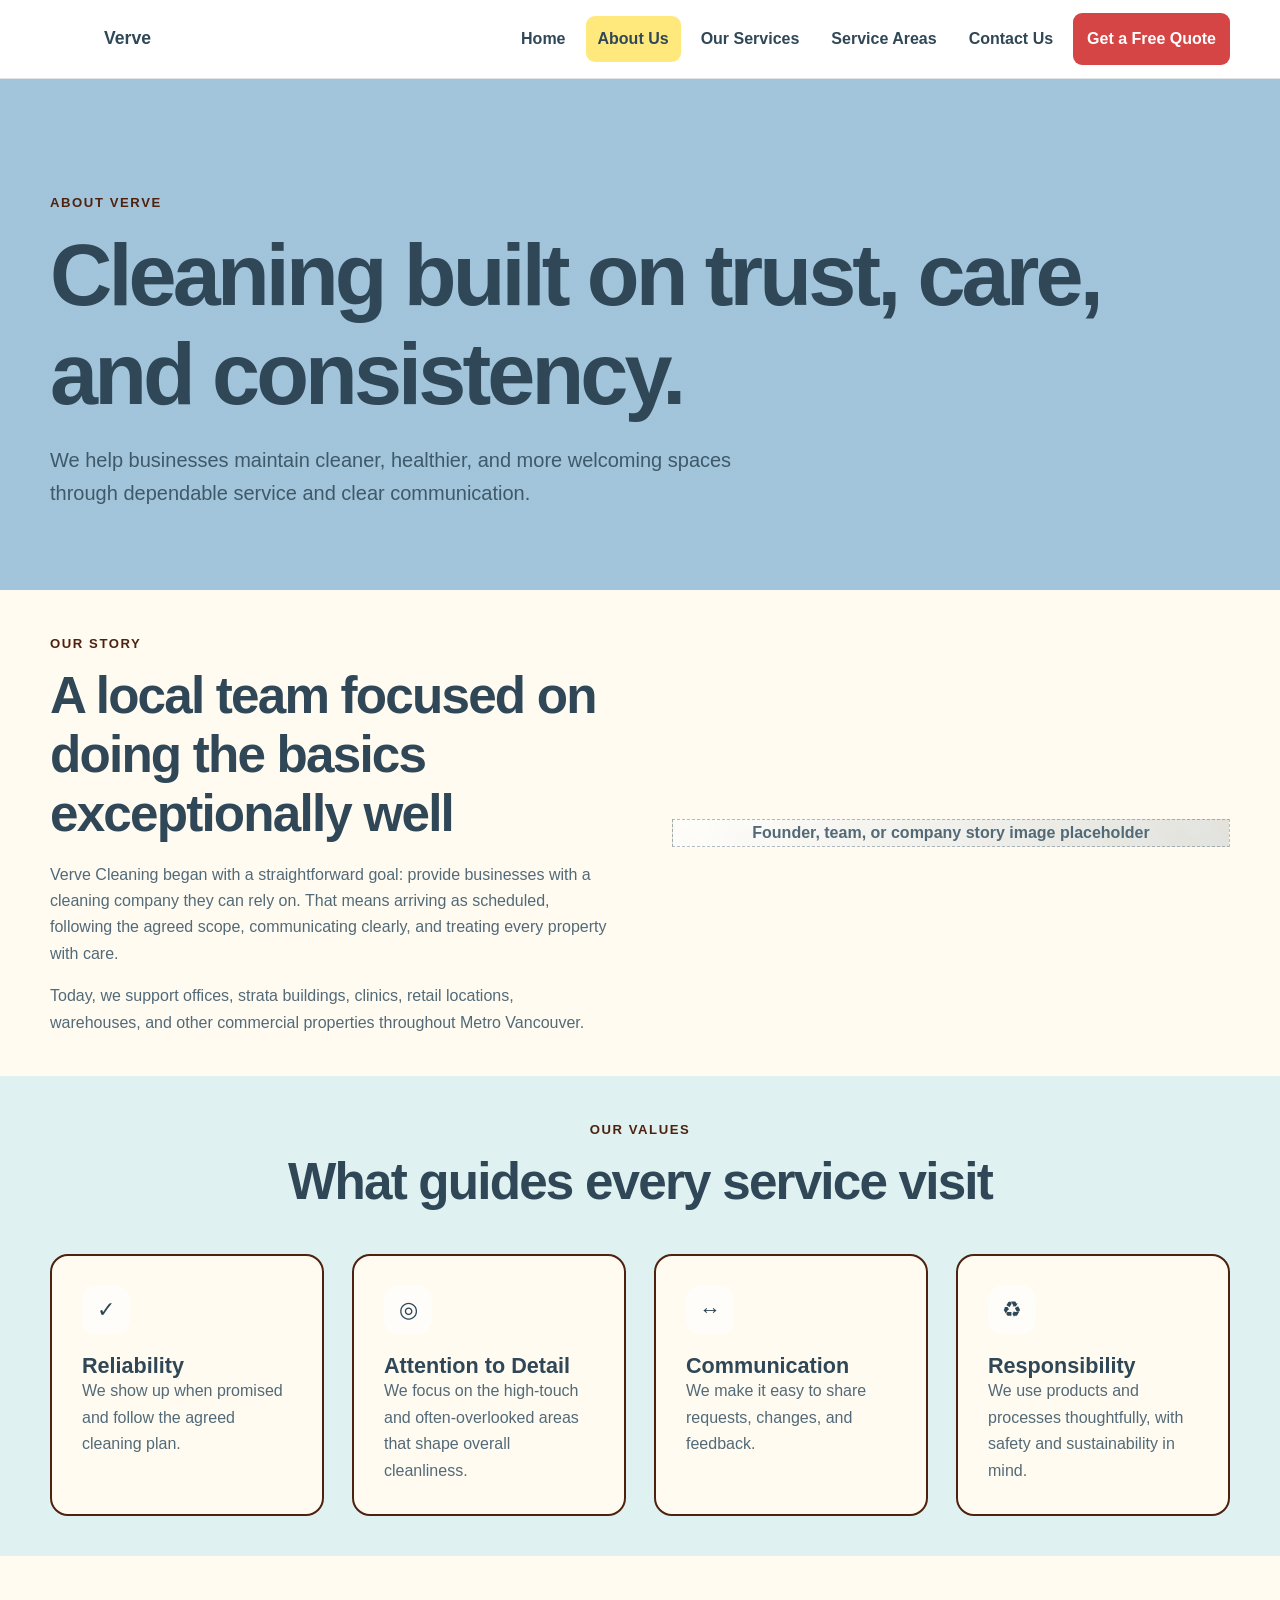
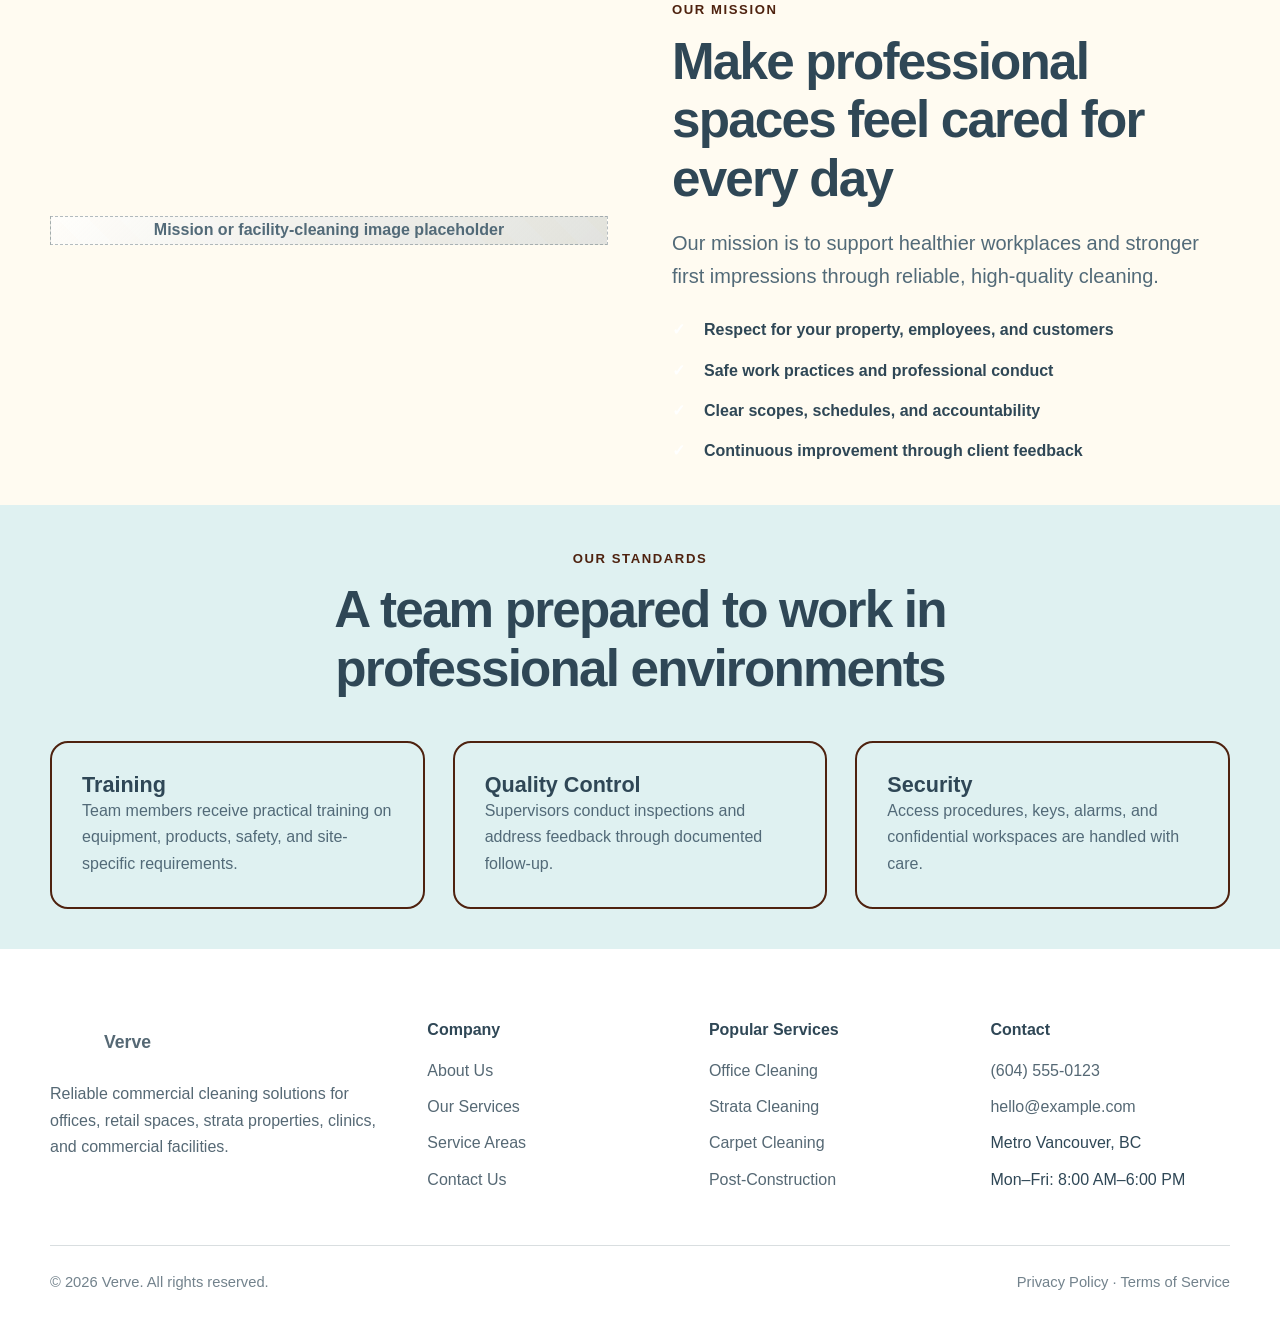
<file: about.html>
<!DOCTYPE html>
<html lang="en">
<head>
  <meta charset="UTF-8">
  <meta name="viewport" content="width=device-width, initial-scale=1.0">
  <meta name="description" content="Learn about Verve Cleaning, our values, team, and commitment to reliable commercial cleaning.">
  <title>About Us | Verve Cleaning</title>
  <link rel="stylesheet" href="css/style.css">
  <link rel="stylesheet" href="css/responsive.css">
  <link rel="stylesheet" href="css/animations.css">
</head>
<body>

<a class="skip-link" href="#main-content">Skip to content</a>
<header class="site-header">
  <div class="container navbar">
    <a class="logo" href="index.html" aria-label="Verve Cleaning home">
      <span class="logo-mark" data-company-short-name>CS</span>
      <span data-company-name>Verve Cleaning</span>
    </a>
    <button class="nav-toggle" type="button" aria-label="Open navigation" aria-expanded="false">
      <span></span><span></span><span></span>
    </button>
    <nav class="nav-links" aria-label="Main navigation">
      <a href="index.html">Home</a>
      <a href="about.html">About Us</a>
      <a href="services.html">Our Services</a>
      <a href="service-areas.html">Service Areas</a>
      <a href="contact.html">Contact Us</a>
      <a class="btn btn-primary" href="contact.html"><span data-quote-label>Get a Free Quote</span></a>
    </nav>
  </div>
</header>


<main id="main-content">
  <section class="page-hero">
    <div class="container reveal">
      <span class="eyebrow">About Verve</span>
      <h1>Cleaning built on trust, care, and consistency.</h1>
      <p class="lead">We help businesses maintain cleaner, healthier, and more welcoming spaces through dependable service and clear communication.</p>
    </div>
  </section>

  <section class="section">
    <div class="container split">
      <div class="reveal">
        <span class="eyebrow">Our Story</span>
        <h2>A local team focused on doing the basics exceptionally well</h2>
        <p style="margin-top:18px;">Verve Cleaning began with a straightforward goal: provide businesses with a cleaning company they can rely on. That means arriving as scheduled, following the agreed scope, communicating clearly, and treating every property with care.</p>
        <p style="margin-top:16px;">Today, we support offices, strata buildings, clinics, retail locations, warehouses, and other commercial properties throughout Metro Vancouver.</p>
      </div>
      <div class="image-placeholder reveal">Founder, team, or company story image placeholder</div>
    </div>
  </section>

  <section class="section bg-light">
    <div class="container">
      <div class="section-header center reveal">
        <span class="eyebrow">Our Values</span>
        <h2>What guides every service visit</h2>
      </div>
      <div class="grid-4">
        <article class="value-card reveal"><span class="card-icon">✓</span><h3 style="margin-top:20px;">Reliability</h3><p>We show up when promised and follow the agreed cleaning plan.</p></article>
        <article class="value-card reveal"><span class="card-icon">◎</span><h3 style="margin-top:20px;">Attention to Detail</h3><p>We focus on the high-touch and often-overlooked areas that shape overall cleanliness.</p></article>
        <article class="value-card reveal"><span class="card-icon">↔</span><h3 style="margin-top:20px;">Communication</h3><p>We make it easy to share requests, changes, and feedback.</p></article>
        <article class="value-card reveal"><span class="card-icon">♻</span><h3 style="margin-top:20px;">Responsibility</h3><p>We use products and processes thoughtfully, with safety and sustainability in mind.</p></article>
      </div>
    </div>
  </section>

  <section class="section">
    <div class="container split">
      <div class="image-placeholder reveal">Mission or facility-cleaning image placeholder</div>
      <div class="reveal">
        <span class="eyebrow">Our Mission</span>
        <h2>Make professional spaces feel cared for every day</h2>
        <p class="lead" style="margin-top:18px;">Our mission is to support healthier workplaces and stronger first impressions through reliable, high-quality cleaning.</p>
        <ul class="check-list">
          <li>Respect for your property, employees, and customers</li>
          <li>Safe work practices and professional conduct</li>
          <li>Clear scopes, schedules, and accountability</li>
          <li>Continuous improvement through client feedback</li>
        </ul>
      </div>
    </div>
  </section>

  <section class="section bg-light">
    <div class="container">
      <div class="section-header center reveal">
        <span class="eyebrow">Our Standards</span>
        <h2>A team prepared to work in professional environments</h2>
      </div>
      <div class="grid-3">
        <div class="process-card reveal"><h3>Training</h3><p>Team members receive practical training on equipment, products, safety, and site-specific requirements.</p></div>
        <div class="process-card reveal"><h3>Quality Control</h3><p>Supervisors conduct inspections and address feedback through documented follow-up.</p></div>
        <div class="process-card reveal"><h3>Security</h3><p>Access procedures, keys, alarms, and confidential workspaces are handled with care.</p></div>
      </div>
    </div>
  </section>

  <!-- <section class="section">
    <div class="container">
      <div class="section-header center reveal"><span class="eyebrow">Meet the Team</span><h2>People behind the service</h2><p>Replace these placeholders with leadership or team photographs and short biographies.</p></div>
      <div class="grid-3">
        <article class="card team-card reveal"><div class="image-placeholder">Team member photo</div><div class="card-body"><h3>Team Member Name</h3><p>Founder / Operations Director</p></div></article>
        <article class="card team-card reveal"><div class="image-placeholder">Team member photo</div><div class="card-body"><h3>Team Member Name</h3><p>Client Services Manager</p></div></article>
        <article class="card team-card reveal"><div class="image-placeholder">Team member photo</div><div class="card-body"><h3>Team Member Name</h3><p>Quality Assurance Supervisor</p></div></article>
      </div>
    </div>
  </section> -->
<!-- 
  <section class="section-sm">
    <div class="container"><div class="cta-banner reveal"><div><h2>Let’s create the right cleaning plan.</h2><p>Tell us about your facility, schedule, and priorities.</p></div><a class="btn btn-accent" href="contact.html"><span data-quote-label>Get a Free Quote</span></a></div></div>
  </section>
</main> -->


<footer class="site-footer">
  <div class="container">
    <div class="footer-grid">
      <div>
        <a class="logo" href="index.html">
          <span class="logo-mark" data-company-short-name>CS</span>
          <span data-company-name>Verve Cleaning</span>
        </a>
        <p style="margin-top:18px;"><span data-company-description>Reliable commercial cleaning solutions for offices, retail spaces, strata properties, and commercial facilities.</span></p>
      </div>
      <div>
        <h3 class="footer-title">Company</h3>
        <ul class="footer-links">
          <li><a href="about.html">About Us</a></li>
          <li><a href="services.html">Our Services</a></li>
          <li><a href="service-areas.html">Service Areas</a></li>
          <li><a href="contact.html">Contact Us</a></li>
        </ul>
      </div>
      <div>
        <h3 class="footer-title">Popular Services</h3>
        <ul class="footer-links">
          <li><a href="services.html">Office Cleaning</a></li>
          <li><a href="services.html">Strata Cleaning</a></li>
          <li><a href="services.html">Carpet Cleaning</a></li>
          <li><a href="services.html">Post-Construction</a></li>
        </ul>
      </div>
      <div>
        <h3 class="footer-title">Contact</h3>
        <ul class="footer-links">
          <li><a href="tel:+16045550123" data-phone-link><span data-phone-display>(604) 555-0123</span></a></li>
          <li><a href="mailto:hello@example.com" data-email-link><span data-email>hello@example.com</span></a></li>
          <li data-address>Metro Vancouver, BC</li>
          <li data-business-hours>Mon–Fri: 8:00 AM–6:00 PM</li>
        </ul>
      </div>
    </div>
    <div class="footer-bottom">
      <span>© <span data-current-year></span> <span data-company-name>Verve Cleaning</span>. <span data-copyright-suffix>All rights reserved.</span></span>
      <span><span data-privacy-label>Privacy Policy</span> · <span data-terms-label>Terms of Service</span></span>
    </div>
  </div>
</footer>
<button class="back-to-top" type="button" aria-label="Back to top">↑</button>
<script src="js/config.js"></script>
<script src="js/main.js"></script>


</body>
</html>
</file>
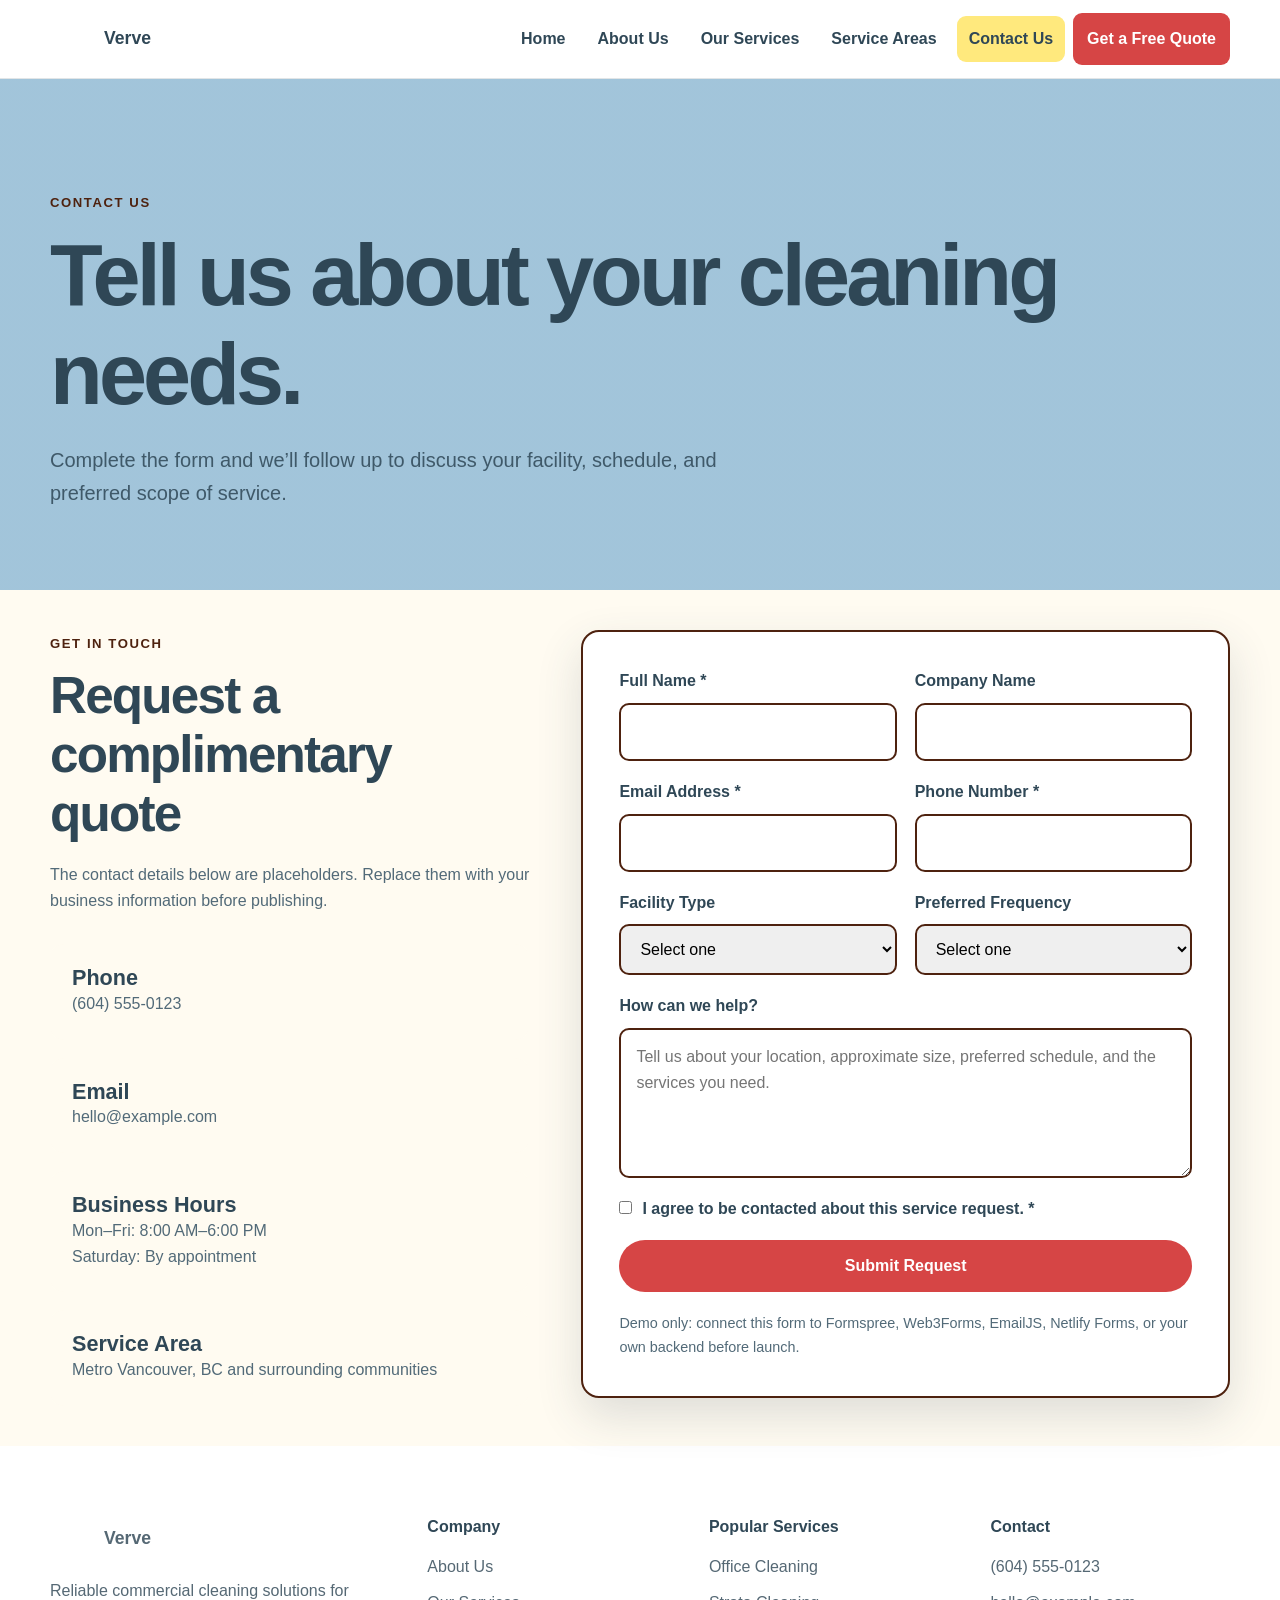
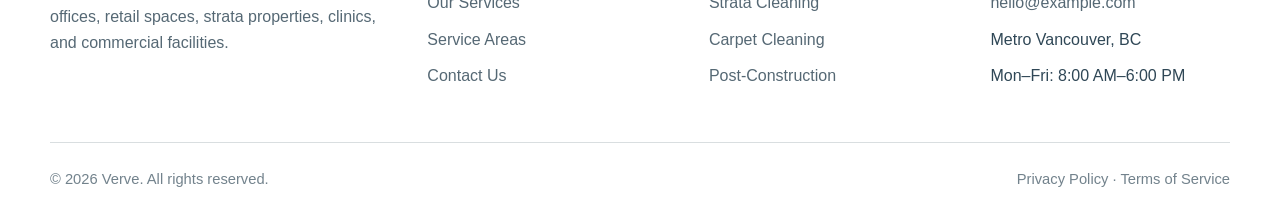
<file: contact.html>
<!DOCTYPE html>
<html lang="en">
<head>
  <meta charset="UTF-8">
  <meta name="viewport" content="width=device-width, initial-scale=1.0">
  <meta name="description" content="Contact Verve Cleaning for a free commercial cleaning quote in Metro Vancouver.">
  <title>Contact Us | Verve Cleaning</title>
  <link rel="stylesheet" href="css/style.css">
  <link rel="stylesheet" href="css/responsive.css">
  <link rel="stylesheet" href="css/animations.css">
</head>
<body>

<a class="skip-link" href="#main-content">Skip to content</a>
<header class="site-header">
  <div class="container navbar">
    <a class="logo" href="index.html" aria-label="Verve Cleaning home">
      <span class="logo-mark" data-company-short-name>CS</span>
      <span data-company-name>Verve Cleaning</span>
    </a>
    <button class="nav-toggle" type="button" aria-label="Open navigation" aria-expanded="false">
      <span></span><span></span><span></span>
    </button>
    <nav class="nav-links" aria-label="Main navigation">
      <a href="index.html">Home</a>
      <a href="about.html">About Us</a>
      <a href="services.html">Our Services</a>
      <a href="service-areas.html">Service Areas</a>
      <a href="contact.html">Contact Us</a>
      <a class="btn btn-primary" href="contact.html"><span data-quote-label>Get a Free Quote</span></a>
    </nav>
  </div>
</header>


<main id="main-content">
  <section class="page-hero">
    <div class="container reveal">
      <span class="eyebrow">Contact Us</span>
      <h1>Tell us about your cleaning needs.</h1>
      <p class="lead">Complete the form and we’ll follow up to discuss your facility, schedule, and preferred scope of service.</p>
    </div>
  </section>

  <section class="section">
    <div class="container contact-layout">
      <div class="reveal">
        <span class="eyebrow">Get in Touch</span>
        <h2>Request a complimentary quote</h2>
        <p style="margin-top:18px;">The contact details below are placeholders. Replace them with your business information before publishing.</p>
        <div class="contact-details">
          <div class="contact-detail"><h3>Phone</h3><p><a href="tel:+16045550123" data-phone-link><span data-phone-display>(604) 555-0123</span></a></p></div>
          <div class="contact-detail"><h3>Email</h3><p><a href="mailto:hello@example.com" data-email-link><span data-email>hello@example.com</span></a></p></div>
          <div class="contact-detail"><h3>Business Hours</h3><p><span data-business-hours>Mon–Fri: 8:00 AM–6:00 PM</span><br><span data-saturday-hours>Saturday: By appointment</span></p></div>
          <div class="contact-detail"><h3>Service Area</h3><p><span data-address>Metro Vancouver, BC</span> and surrounding communities</p></div>
        </div>
      </div>

      <form class="contact-form reveal" id="contact-form" novalidate>
        <div class="form-grid">
          <div class="form-group">
            <label for="name">Full Name *</label>
            <input id="name" name="name" type="text" required>
          </div>
          <div class="form-group">
            <label for="company">Company Name</label>
            <input id="company" name="company" type="text">
          </div>
          <div class="form-group">
            <label for="email">Email Address *</label>
            <input id="email" name="email" type="email" required>
          </div>
          <div class="form-group">
            <label for="phone">Phone Number *</label>
            <input id="phone" name="phone" type="tel" required>
          </div>
          <div class="form-group">
            <label for="facility">Facility Type</label>
            <select id="facility" name="facility">
              <option value="">Select one</option>
              <option>Office</option>
              <option>Strata Building</option>
              <option>Medical or Dental Clinic</option>
              <option>Retail Store</option>
              <option>Warehouse</option>
              <option>Other</option>
            </select>
          </div>
          <div class="form-group">
            <label for="frequency">Preferred Frequency</label>
            <select id="frequency" name="frequency">
              <option value="">Select one</option>
              <option>Daily</option>
              <option>Several times per week</option>
              <option>Weekly</option>
              <option>Biweekly</option>
              <option>One-time service</option>
              <option>Not sure</option>
            </select>
          </div>
          <div class="form-group full">
            <label for="message">How can we help?</label>
            <textarea id="message" name="message" placeholder="Tell us about your location, approximate size, preferred schedule, and the services you need."></textarea>
          </div>
          <div class="form-group full checkbox-row">
            <input id="consent" name="consent" type="checkbox" required>
            <label for="consent">I agree to be contacted about this service request. *</label>
          </div>
          <div class="form-group full">
            <button class="btn btn-primary" type="submit">Submit Request</button>
            <p style="margin-top:12px; font-size:.9rem;">Demo only: connect this form to Formspree, Web3Forms, EmailJS, Netlify Forms, or your own backend before launch.</p>
            <div class="form-message" id="form-message" role="status"></div>
          </div>
        </div>
      </form>
    </div>
  </section>

  <!-- <section class="section bg-light">
    <div class="container">
      <div class="image-placeholder map-placeholder reveal">Google Maps embed or service-region map placeholder</div>
    </div>
  </section> -->
</main>


<footer class="site-footer">
  <div class="container">
    <div class="footer-grid">
      <div>
        <a class="logo" href="index.html">
          <span class="logo-mark" data-company-short-name>CS</span>
          <span data-company-name>Verve Cleaning</span>
        </a>
        <p style="margin-top:18px;"><span data-company-description>Reliable commercial cleaning solutions for offices, retail spaces, strata properties, and commercial facilities.</span></p>
      </div>
      <div>
        <h3 class="footer-title">Company</h3>
        <ul class="footer-links">
          <li><a href="about.html">About Us</a></li>
          <li><a href="services.html">Our Services</a></li>
          <li><a href="service-areas.html">Service Areas</a></li>
          <li><a href="contact.html">Contact Us</a></li>
        </ul>
      </div>
      <div>
        <h3 class="footer-title">Popular Services</h3>
        <ul class="footer-links">
          <li><a href="services.html">Office Cleaning</a></li>
          <li><a href="services.html">Strata Cleaning</a></li>
          <li><a href="services.html">Carpet Cleaning</a></li>
          <li><a href="services.html">Post-Construction</a></li>
        </ul>
      </div>
      <div>
        <h3 class="footer-title">Contact</h3>
        <ul class="footer-links">
          <li><a href="tel:+16045550123" data-phone-link><span data-phone-display>(604) 555-0123</span></a></li>
          <li><a href="mailto:hello@example.com" data-email-link><span data-email>hello@example.com</span></a></li>
          <li data-address>Metro Vancouver, BC</li>
          <li data-business-hours>Mon–Fri: 8:00 AM–6:00 PM</li>
        </ul>
      </div>
    </div>
    <div class="footer-bottom">
      <span>© <span data-current-year></span> <span data-company-name>Verve Cleaning</span>. <span data-copyright-suffix>All rights reserved.</span></span>
      <span><span data-privacy-label>Privacy Policy</span> · <span data-terms-label>Terms of Service</span></span>
    </div>
  </div>
</footer>
<button class="back-to-top" type="button" aria-label="Back to top">↑</button>
<script src="js/config.js"></script>
<script src="js/main.js"></script>

<script src="js/contact-form.js"></script>
</body>
</html>
</file>
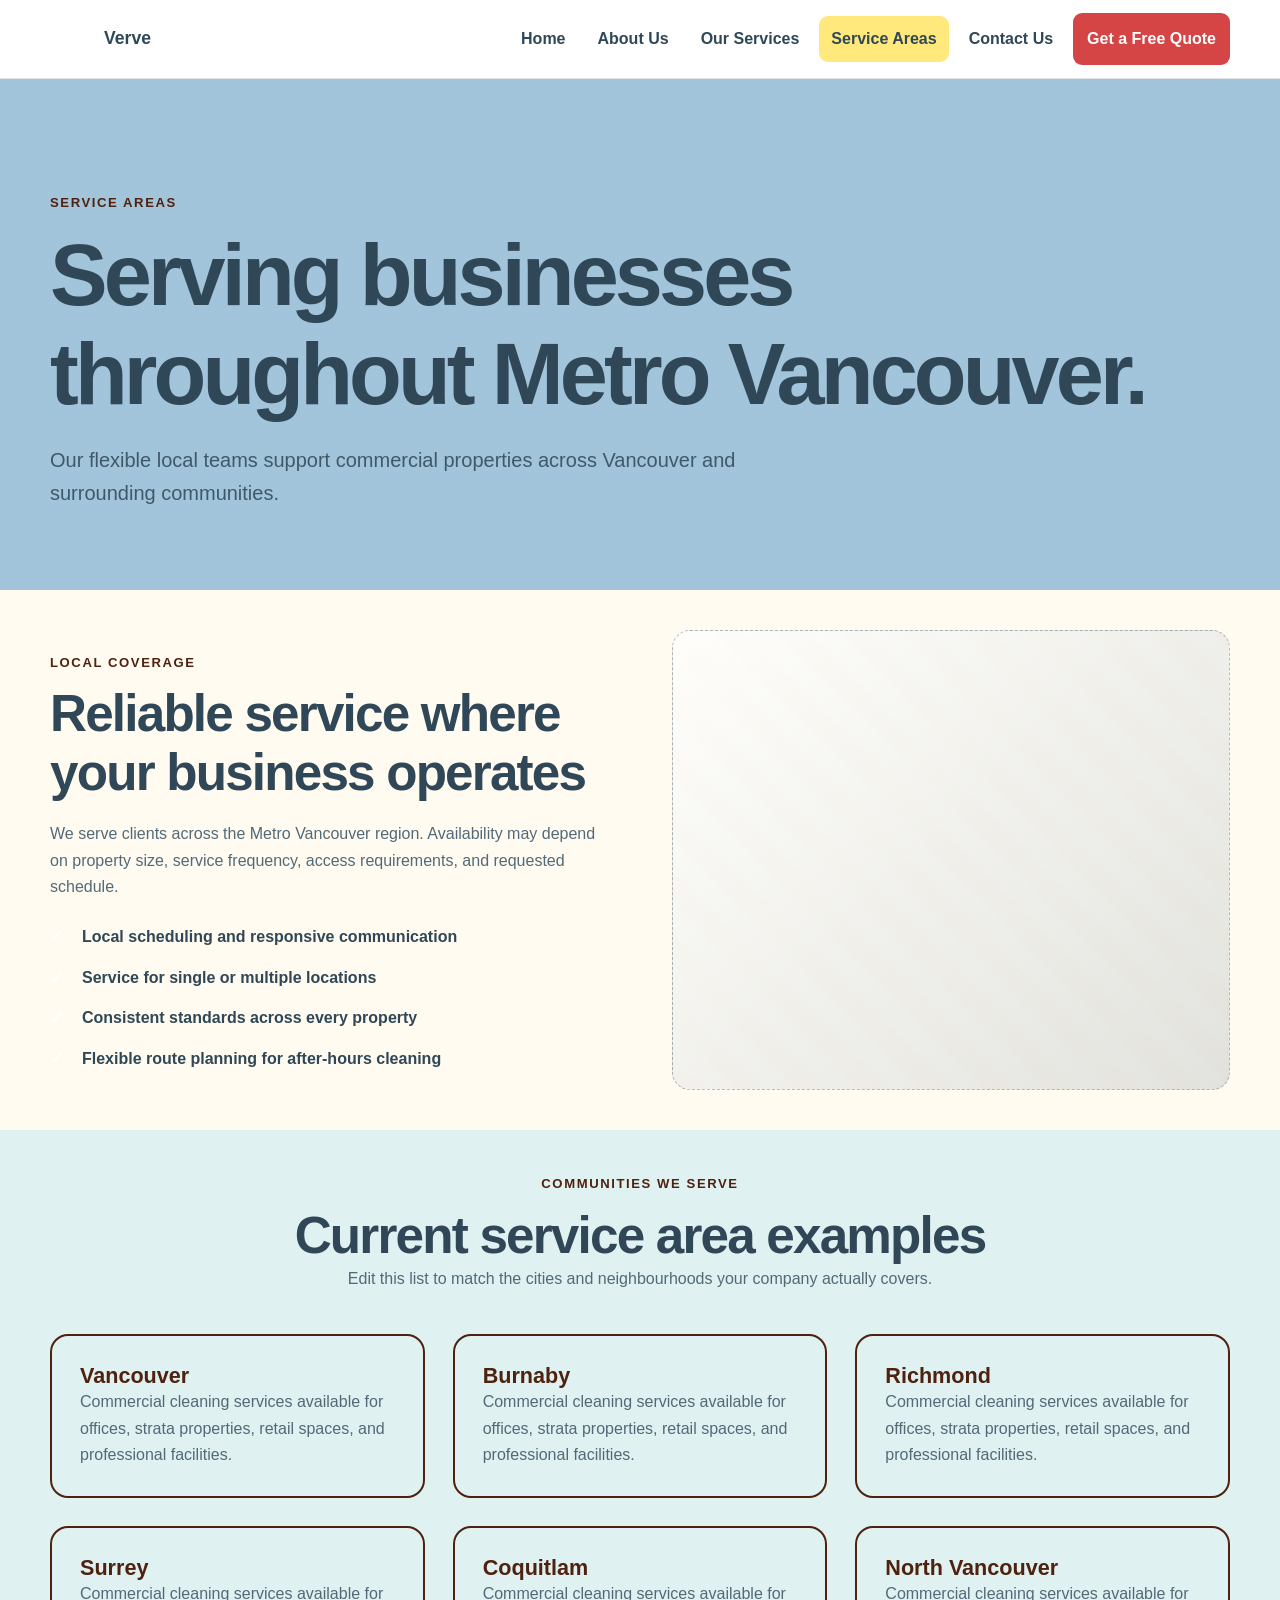
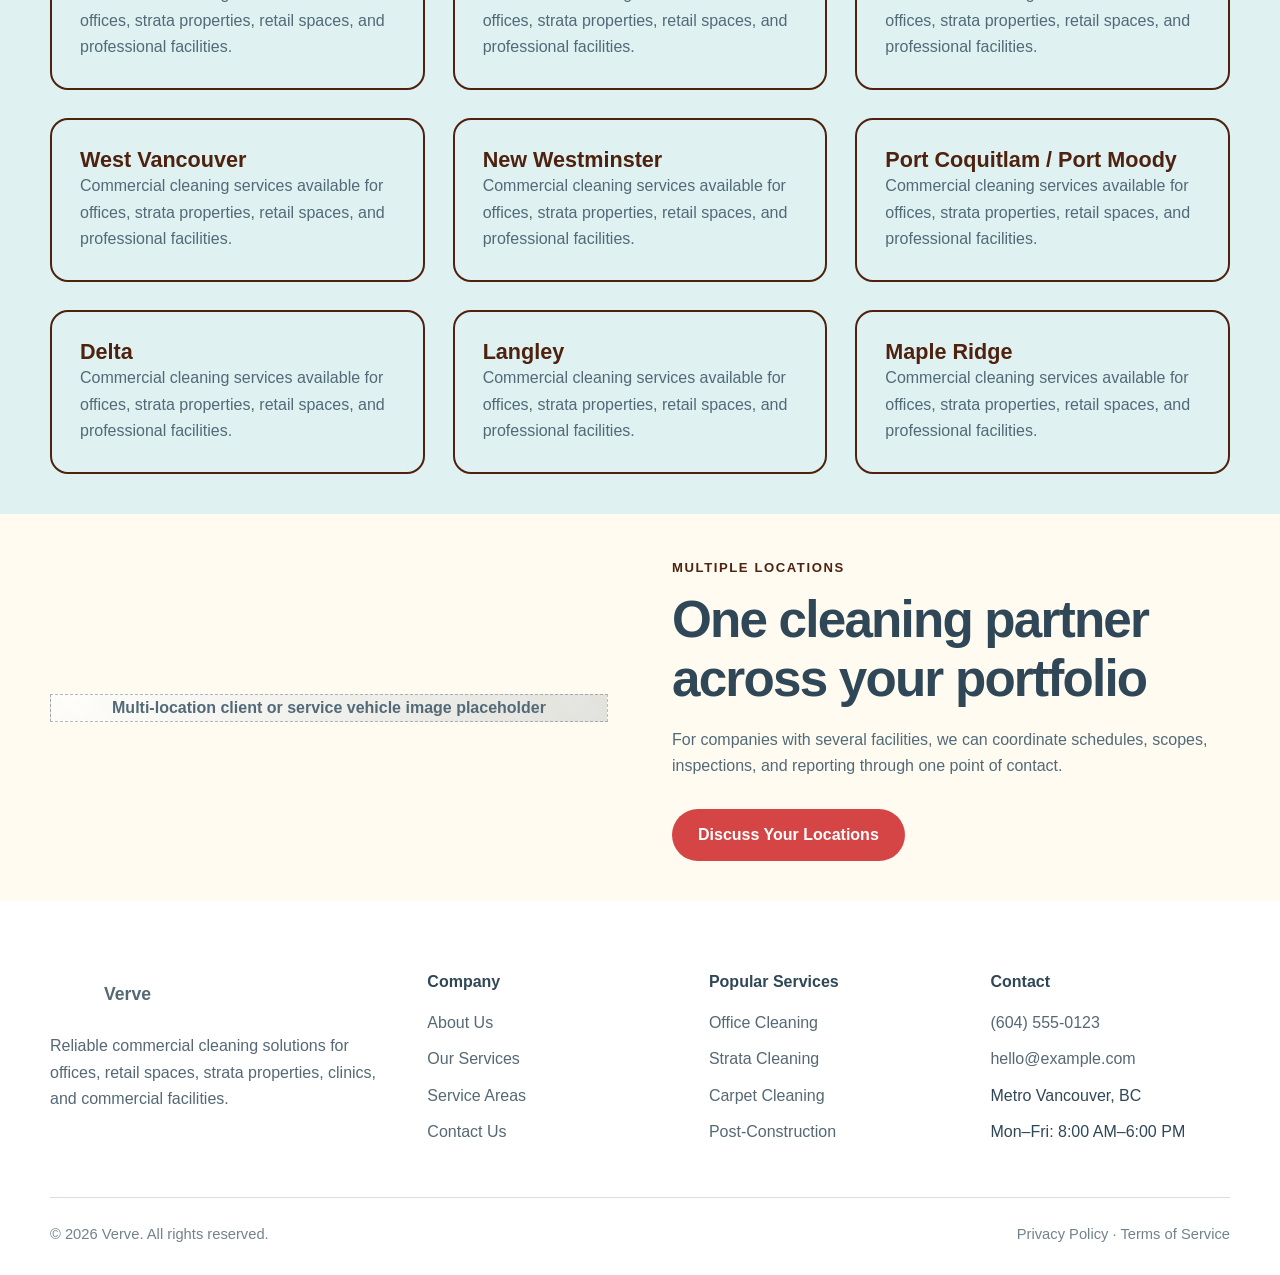
<file: service-areas.html>
<!DOCTYPE html>
<html lang="en">
<head>
  <meta charset="UTF-8">
  <meta name="viewport" content="width=device-width, initial-scale=1.0">
  <meta name="description" content="Commercial cleaning services throughout Vancouver, Burnaby, Richmond, Surrey, Coquitlam, and surrounding Metro Vancouver communities.">
  <title>Service Areas | Verve Cleaning</title>
  <link rel="stylesheet" href="css/style.css">
  <link rel="stylesheet" href="css/responsive.css">
  <link rel="stylesheet" href="css/animations.css">
</head>
<body>

<a class="skip-link" href="#main-content">Skip to content</a>
<header class="site-header">
  <div class="container navbar">
    <a class="logo" href="index.html" aria-label="Verve Cleaning home">
      <span class="logo-mark" data-company-short-name>CS</span>
      <span data-company-name>Verve Cleaning</span>
    </a>
    <button class="nav-toggle" type="button" aria-label="Open navigation" aria-expanded="false">
      <span></span><span></span><span></span>
    </button>
    <nav class="nav-links" aria-label="Main navigation">
      <a href="index.html">Home</a>
      <a href="about.html">About Us</a>
      <a href="services.html">Our Services</a>
      <a href="service-areas.html">Service Areas</a>
      <a href="contact.html">Contact Us</a>
      <a class="btn btn-primary" href="contact.html"><span data-quote-label>Get a Free Quote</span></a>
    </nav>
  </div>
</header>


<main id="main-content">
  <section class="page-hero">
    <div class="container reveal">
      <span class="eyebrow">Service Areas</span>
      <h1>Serving businesses throughout Metro Vancouver.</h1>
      <p class="lead">Our flexible local teams support commercial properties across Vancouver and surrounding communities.</p>
    </div>
  </section>

  <section class="section">
    <div class="container split">
      <div class="reveal">
        <span class="eyebrow">Local Coverage</span>
        <h2>Reliable service where your business operates</h2>
        <p style="margin-top:18px;">We serve clients across the Metro Vancouver region. Availability may depend on property size, service frequency, access requirements, and requested schedule.</p>
        <ul class="check-list">
          <li>Local scheduling and responsive communication</li>
          <li>Service for single or multiple locations</li>
          <li>Consistent standards across every property</li>
          <li>Flexible route planning for after-hours cleaning</li>
        </ul>
      </div>
      <div class="image-placeholder map-placeholder reveal">
        <iframe
          src="https://www.google.com/maps?q=Metro+Vancouver,+BC&output=embed"
          width="100%"
          height="100%"
          style="border:0;"
          allowfullscreen=""
          loading="lazy"
          referrerpolicy="no-referrer-when-downgrade">
        </iframe>
      </div>
    </div>
  </section>

  <section class="section bg-light">
    <div class="container">
      <div class="section-header center reveal"><span class="eyebrow">Communities We Serve</span><h2>Current service area examples</h2><p>Edit this list to match the cities and neighbourhoods your company actually covers.</p></div>
      <div class="grid-3"><article class="area-card reveal"><h3>Vancouver</h3><p>Commercial cleaning services available for offices, strata properties, retail spaces, and professional facilities.</p></article>
        <article class="area-card reveal"><h3>Burnaby</h3><p>Commercial cleaning services available for offices, strata properties, retail spaces, and professional facilities.</p></article>
        <article class="area-card reveal"><h3>Richmond</h3><p>Commercial cleaning services available for offices, strata properties, retail spaces, and professional facilities.</p></article>
        <article class="area-card reveal"><h3>Surrey</h3><p>Commercial cleaning services available for offices, strata properties, retail spaces, and professional facilities.</p></article>
        <article class="area-card reveal"><h3>Coquitlam</h3><p>Commercial cleaning services available for offices, strata properties, retail spaces, and professional facilities.</p></article>
        <article class="area-card reveal"><h3>North Vancouver</h3><p>Commercial cleaning services available for offices, strata properties, retail spaces, and professional facilities.</p></article>
        <article class="area-card reveal"><h3>West Vancouver</h3><p>Commercial cleaning services available for offices, strata properties, retail spaces, and professional facilities.</p></article>
        <article class="area-card reveal"><h3>New Westminster</h3><p>Commercial cleaning services available for offices, strata properties, retail spaces, and professional facilities.</p></article>
        <article class="area-card reveal"><h3>Port Coquitlam / Port Moody</h3><p>Commercial cleaning services available for offices, strata properties, retail spaces, and professional facilities.</p></article>
        <article class="area-card reveal"><h3>Delta</h3><p>Commercial cleaning services available for offices, strata properties, retail spaces, and professional facilities.</p></article>
        <article class="area-card reveal"><h3>Langley</h3><p>Commercial cleaning services available for offices, strata properties, retail spaces, and professional facilities.</p></article>
        <article class="area-card reveal"><h3>Maple Ridge</h3><p>Commercial cleaning services available for offices, strata properties, retail spaces, and professional facilities.</p></article>
        </div>
    </div>
  </section>

  <section class="section">
    <div class="container split">
      <div class="image-placeholder reveal">Multi-location client or service vehicle image placeholder</div>
      <div class="reveal">
        <span class="eyebrow">Multiple Locations</span>
        <h2>One cleaning partner across your portfolio</h2>
        <p style="margin-top:18px;">For companies with several facilities, we can coordinate schedules, scopes, inspections, and reporting through one point of contact.</p>
        <div class="btn-group"><a class="btn btn-primary" href="contact.html">Discuss Your Locations</a></div>
      </div>
    </div>
  </section>

  <!-- <section class="section-sm">
    <div class="container"><div class="cta-banner reveal"><div><h2>Is your location in our service area?</h2><p>Send us your address or nearest intersection and we’ll confirm availability.</p></div><a class="btn btn-accent" href="contact.html">Check Availability</a></div></div>
  </section> -->
</main>


<footer class="site-footer">
  <div class="container">
    <div class="footer-grid">
      <div>
        <a class="logo" href="index.html">
          <span class="logo-mark" data-company-short-name>CS</span>
          <span data-company-name>Verve Cleaning</span>
        </a>
        <p style="margin-top:18px;"><span data-company-description>Reliable commercial cleaning solutions for offices, retail spaces, strata properties, and commercial facilities.</span></p>
      </div>
      <div>
        <h3 class="footer-title">Company</h3>
        <ul class="footer-links">
          <li><a href="about.html">About Us</a></li>
          <li><a href="services.html">Our Services</a></li>
          <li><a href="service-areas.html">Service Areas</a></li>
          <li><a href="contact.html">Contact Us</a></li>
        </ul>
      </div>
      <div>
        <h3 class="footer-title">Popular Services</h3>
        <ul class="footer-links">
          <li><a href="services.html">Office Cleaning</a></li>
          <li><a href="services.html">Strata Cleaning</a></li>
          <li><a href="services.html">Carpet Cleaning</a></li>
          <li><a href="services.html">Post-Construction</a></li>
        </ul>
      </div>
      <div>
        <h3 class="footer-title">Contact</h3>
        <ul class="footer-links">
          <li><a href="tel:+16045550123" data-phone-link><span data-phone-display>(604) 555-0123</span></a></li>
          <li><a href="mailto:hello@example.com" data-email-link><span data-email>hello@example.com</span></a></li>
          <li data-address>Metro Vancouver, BC</li>
          <li data-business-hours>Mon–Fri: 8:00 AM–6:00 PM</li>
        </ul>
      </div>
    </div>
    <div class="footer-bottom">
      <span>© <span data-current-year></span> <span data-company-name>Verve Cleaning</span>. <span data-copyright-suffix>All rights reserved.</span></span>
      <span><span data-privacy-label>Privacy Policy</span> · <span data-terms-label>Terms of Service</span></span>
    </div>
  </div>
</footer>
<button class="back-to-top" type="button" aria-label="Back to top">↑</button>
<script src="js/config.js"></script>
<script src="js/main.js"></script>


</body>
</html>
</file>
<file: css/style.css>
:root {
  /* Layout settings */
  --radius: 18px;
  --container: 1180px;
  --transition: 220ms ease;

  /* Main website colors */
  --color-header-footer: #fff;
  /* --color-page-background: #FFFCE1; */
  --color-page-background: #FFFBF1;
  --color-page-background-secondary: #DFF1F1; 
  /* --color-page-background-secondary: #FFFCE1; */
  --color-surface: #FFFFFF;
  --color-text: #2F4756;
  --color-text-muted: #526A78;

  /* CTA and button colors */
  --color-cta: #D64545;
  --color-cta-text: #FFFFFF;
  --color-cta-hover: #B93535;
  --color-button-text: #FFFFFF;
  --color-button-text-hover: #4E220F;
  --color-banner: #FFE97D;

  /* Borders, shadows and overlays */
  --color-border: var(--color-button-text-hover);
  --color-header-border: rgba(47, 71, 86, 0.14);
  --color-footer-divider: rgba(47, 71, 86, 0.18);
  --color-shadow-light: rgba(47, 71, 86, 0.10);
  --color-shadow-medium: rgba(47, 71, 86, 0.16);
  --color-soft-surface: rgba(255, 255, 255, 0.62);
  --color-placeholder-stripe: rgba(255, 255, 255, 0.28);
  --color-placeholder-border: rgba(47, 71, 86, 0.35);
  --color-hero-overlay: rgba(174, 197, 213, 0.82);
  --color-page-hero-overlay: rgba(149, 189, 215, 0.88);
  --color-hero-text: rgba(47, 71, 86, 0.86);
  --color-footer-link: rgba(47, 71, 86, 0.82);
  --color-footer-muted: rgba(47, 71, 86, 0.68);
  --color-focus-ring: rgba(214, 69, 69, 0.18);

  /* Form feedback colors */
  --color-success-text: #355F4B;
  --color-success-background: #E7F1EC;
  --color-error-text: #8F3333;
  --color-error-background: #F8E6E6;
}


* {
  box-sizing: border-box;
  margin: 0;
  padding: 0;
}

html {
  scroll-behavior: smooth;
}

body {
  font-family: Arial, Helvetica, sans-serif;
  color: var(--color-text);
  background: var(--color-page-background);
  line-height: 1.65;
}

body.menu-open {
  overflow: hidden;
}

img,
video {
  display: block;
  width: 100%;
}

a {
  color: inherit;
  text-decoration: none;
}

button,
input,
textarea,
select {
  font: inherit;
}

button {
  cursor: pointer;
}

ul {
  list-style: none;
}

.container {
  width: min(calc(100% - 40px), var(--container));
  margin-inline: auto;
}

.section {
  padding: 40px 0;
}

.section-sm {
  /* padding: 64px 0; */
}

.end-mark {
  text-align: center;
  font-size: 1.5rem;
  color: #777777;
}


.bg-light {
  background: var(--color-page-background-secondary);
}

.bg-primary {
  color: var(--color-text);
  background: var(--color-page-background);
}

.section-header {
  max-width: 720px;
  margin-bottom: 42px;
}

.section-header.center {
  margin-inline: auto;
  text-align: center;
}

.eyebrow {
  display: inline-block;
  margin-bottom: 12px;
  color: var(--color-button-text-hover);
  font-size: 0.82rem;
  font-weight: 800;
  letter-spacing: 0.12em;
  text-transform: uppercase;
}

.bg-primary .eyebrow {
  color: var(--color-text-muted);
}

h1,
h2,
h3,
h4 {
  line-height: 1.15;
}

h1 {
  font-size: clamp(2.6rem, 7vw, 5.4rem);
  letter-spacing: -0.045em;
}

h2 {
  font-size: clamp(2rem, 4vw, 3.25rem);
  letter-spacing: -0.035em;
}

h3 {
  font-size: 1.35rem;
}

p {
  color: var(--color-text-muted);
}

.bg-primary p {
  color: var(--color-text-muted);
}

.lead {
  font-size: clamp(1.05rem, 2vw, 1.25rem);
}

.btn {
  display: inline-flex;
  align-items: center;
  justify-content: center;
  min-height: 52px;
  padding: 0 24px;
  border: 2px solid transparent;
  border-radius: 999px;
  font-weight: 800;
  transition: transform var(--transition), background var(--transition), color var(--transition);
}

.btn:hover {
  transform: translateY(-2px);
}

.btn-primary {
  color: var(--color-button-text) !important;
  background: var(--color-cta);
}

.btn-primary:hover {
  background: var(--color-cta-hover);
}

.btn-accent {
  color: var(--color-surface);
  background: var(--color-cta);
}

.btn-accent:hover {
  background: var(--color-cta-hover);
}

.btn-outline {
  color: var(--color-surface);
  border-color: var(--color-soft-surface);
}

.btn-outline:hover {
  color: var(--color-text);
  background: var(--color-surface);
}

.btn-outline-dark {
  color: var(--color-border);
  border-color: var(--color-border);
}

.btn-outline-dark:hover {
  color: var(--color-header-footer);
  background: var(--color-button-text-hover);
}

.btn-group {
  display: flex;
  flex-wrap: wrap;
  gap: 14px;
  margin-top: 30px;
}

.skip-link {
  position: fixed;
  top: -80px;
  left: 20px;
  z-index: 9999;
  padding: 12px 18px;
  color: var(--color-surface);
  background: var(--color-text);
  border-radius: 8px;
}

.skip-link:focus {
  top: 20px;
}

.site-header {
  position: sticky;
  top: 0;
  z-index: 1000;
  background: var(--color-header-footer);
  border-bottom: 1px solid var(--color-header-border);
  backdrop-filter: blur(15px);
}

.navbar {
  min-height: 78px;
  display: flex;
  align-items: center;
  justify-content: space-between;
  gap: 24px;
}

.logo {
  display: flex;
  align-items: center;
  gap: 12px;
  font-weight: 900;
  font-size: 1.1rem;
}

.logo-text {
  display: flex;
  flex-direction: column;
  line-height: 1.2;
}

.logo-text [data-company-name] {
  font-weight: 800;
  font-size: 1.1rem;
}

.logo-text [legalName] {
  font-size: 0.75rem;
  color: var(--color-text-muted);
}

.logo-mark {
  display: grid;
  place-items: center;
  width: 42px;
  height: 42px;
  color: var(--color-surface);
  background: var(--color-header-footer);
  border-radius: 12px;
}

.nav-links {
  display: flex;
  align-items: center;
  gap: 8px;
}

.nav-links a {
  padding: 10px 12px;
  border-radius: 9px;
  font-weight: 700;
  color: var(--color-text);
}

.nav-links a:hover,
.nav-links a.active {
  /* color: var(--color-header-footer); */
  background: var(--color-banner);
}

.nav-toggle {
  display: none;
  width: 46px;
  height: 46px;
  border: 0;
  background: var(--color-page-background);
  border-radius: 12px;
}

.nav-toggle span {
  display: block;
  width: 22px;
  height: 2px;
  margin: 5px auto;
  background: var(--color-text);
  transition: var(--transition);
}

.hero {
  position: relative;
  min-height: 720px;
  display: grid;
  align-items: center;
  overflow: hidden;
  color: var(--color-text);
  background: linear-gradient(90deg, color-mix(in srgb, var(--color-hero-overlay) 60%, transparent), color-mix(in srgb, var(--color-hero-overlay) 60%, transparent)), url("../assets/images/thumbnail_10.JPG") center/cover no-repeat;
}

.hero-video {
  position: absolute;
  inset: 0;
  z-index: -2;
  height: 100%;
  object-fit: cover;
}

.hero-overlay {
  position: absolute;
  inset: 0;
  z-index: -1;
  background: linear-gradient(90deg, var(--color-hero-overlay), var(--color-hero-overlay));
}

.hero-content {
  max-width: 820px;
  padding: 100px 0;
}

.hero .eyebrow {
  color: var(--color-hero-text);
}

.hero p {
  max-width: 690px;
  margin-top: 22px;
  color: var(--color-hero-text);
}

.trust-bar {
  /* border-bottom: 1px solid var(--color-border); */
  background: var(--color-surface);
  /* opacity: 0.8; */
}

.trust-grid {
  min-height: 80px;
  display: grid;
  padding: 0px 80px;
  grid-template-columns: repeat(4, 1fr);
  align-items: center;
  gap: 24px;
  background-color: var(--color-banner);
}

.trust-item {
  display: flex;
  align-items: center;
  gap: 12px;
  font-weight: 800;
  color: var(--color-text);
}

.trust-icon,
.card-icon {
  display: grid;
  place-items: center;
  flex: 0 0 auto;
  width: 48px;
  height: 48px;
  border-radius: 14px;
  background: var(--color-soft-surface);
  font-size: 1.35rem;
}

.grid-2,
.grid-3,
.grid-4 {
  display: grid;
  gap: 28px;
}

.grid-2 {
  grid-template-columns: repeat(2, 1fr);
}

.grid-3 {
  grid-template-columns: repeat(3, 1fr);
}

.grid-4 {
  grid-template-columns: repeat(4, 1fr);
}

.card {
  background: var(--color-surface);
  border: 1px solid var(--color-border);
  border-radius: var(--radius);
  box-shadow: 0 12px 28px var(--color-shadow-light);
  overflow: hidden;
  transition: transform var(--transition), box-shadow var(--transition);
}

.card:hover {
  transform: translateY(-6px);
  box-shadow: 0 18px 45px var(--color-shadow-medium);
}

.card-body {
  padding: 28px;
}

.card-body p {
  margin-top: 12px;
}

.service-card .image-placeholder {
  height: 220px;
}

.image-placeholder {
  display: grid;
  place-items: center;
  /* min-height: 260px; */
  /* padding: 30px; */
  color: var(--color-text-muted);
  background:
    linear-gradient(135deg, var(--color-soft-surface), var(--color-header-border)),
    repeating-linear-gradient(45deg, transparent, transparent 22px, var(--color-placeholder-stripe) 22px, var(--color-placeholder-stripe) 44px);
  border: 1px dashed var(--color-placeholder-border);
  text-align: center;
  font-weight: 800;
}

.split {
  display: grid;
  grid-template-columns: 1fr 1fr;
  gap: 64px;
  align-items: center;
}

.check-list {
  display: grid;
  gap: 14px;
  margin-top: 24px;
}

.check-list li {
  position: relative;
  padding-left: 32px;
  font-weight: 700;
}

.check-list li::before {
  content: "✓";
  position: absolute;
  left: 0;
  color: var(--color-header-footer);
  font-weight: 900;
}

.stats {
  display: grid;
  grid-template-columns: repeat(4, 1fr);
  gap: 24px;
}

.stat {
  padding: 30px;
  text-align: center;
  background: var(--color-surface);
  border: 2px solid var(--color-border);
  border-radius: var(--radius);
}

.stat-number {
  display: block;
  /* color: var(--color-header-footer); */
  font-size: 2.5rem;
  font-weight: 900;
}

.process-card {
  position: relative;
  padding: 30px;
  border: 2px solid var(--color-border);
  border-radius: var(--radius);
}

.process-number {
  display: grid;
  place-items: center;
  width: 44px;
  height: 44px;
  margin-bottom: 20px;
  color: var(--color-text);
  background: var(--color-soft-surface);
  border-radius: 50%;
  font-weight: 900;
}

.quote-card {
  padding: 36px;
  background: var(--color-surface);
  border-radius: var(--radius);
  box-shadow: 0 18px 45px var(--color-shadow-medium);
}

.quote-card blockquote {
  font-size: 1.15rem;
  color: var(--color-text);
}

.quote-card footer {
  margin-top: 20px;
  color: var(--color-header-footer);
  font-weight: 800;
}

.faq-list {
  display: grid;
  gap: 14px;
  max-width: 850px;
  margin-inline: auto;
}

.faq-item {
  border: 1px solid var(--color-border);
  border-radius: 14px;
  overflow: hidden;
}

.faq-question {
  width: 100%;
  display: flex;
  justify-content: space-between;
  gap: 20px;
  padding: 22px;
  border: 0;
  background: var(--color-surface);
  text-align: left;
  font-weight: 800;
}

.faq-answer {
  max-height: 0;
  overflow: hidden;
  transition: max-height 260ms ease;
}

.faq-answer p {
  padding: 0 22px 22px;
}

.faq-item.open .faq-answer {
  max-height: 260px;
}

.cta-banner {
  padding: 56px;
  display: flex;
  align-items: center;
  justify-content: space-between;
  gap: 30px;
  border-radius: 28px;
}

.page-hero {
  padding: 110px 0 80px;
  color: var(--color-text);
  background:
    linear-gradient(90deg, var(--color-page-hero-overlay), var(--color-page-hero-overlay));
}

.page-hero p {
  max-width: 720px;
  margin-top: 20px;
  color: var(--color-hero-text);
}

.value-card {
  padding: 30px;
  background: var(--color-page-background);
  border: 2px solid var(--color-border);
  border-radius: var(--radius);
}

.team-card .image-placeholder {
  min-height: 300px;
}

.filters {
  display: flex;
  flex-wrap: wrap;
  justify-content: center;
  gap: 10px;
  margin-bottom: 36px;
}

.filter-btn {
  padding: 10px 18px;
  color: var(--color-border);
  background: var(--color-surface);
  border: 2px solid var(--color-border);
  border-radius: 999px;
  font-weight: 800;
}

.filter-btn.active,
.filter-btn:hover {
  color: var(--color-header-footer);
  background: var(--color-button-text-hover);
}

.service-card.hidden {
  display: none;
}

.area-card {
  padding: 28px;
  border: 2px solid var(--color-border);
  border-radius: var(--radius);
}

.area-card h3 {
  color: var(--color-border);
}

.map-placeholder {
  min-height: 460px;
  border-radius: var(--radius);
}

.map-placeholder iframe {
  width: 100%;
  height: 100%;
  display: block;
}

.contact-layout {
  display: grid;
  grid-template-columns: 0.85fr 1.15fr;
  gap: 52px;
  align-items: start;
}

.contact-details {
  display: grid;
  gap: 18px;
  margin-top: 30px;
}

.contact-detail {
  padding: 22px;
  background: var(--color-page-background);
  border-radius: 14px;
}

.contact-form {
  padding: 36px;
  background: var(--color-surface);
  border: 2px solid var(--color-border);
  border-radius: var(--radius);
  box-shadow: 0 18px 45px var(--color-shadow-medium);
}

.form-grid {
  display: grid;
  grid-template-columns: repeat(2, 1fr);
  gap: 18px;
}

.form-group {
  display: grid;
  gap: 8px;
}

.form-group.full {
  grid-column: 1 / -1;
}

label {
  font-weight: 800;
}

input,
select,
textarea {
  width: 100%;
  padding: 14px 15px;
  border: 2px solid var(--color-border);
  border-radius: 10px;
  outline: none;
}

input:focus,
select:focus,
textarea:focus {
  border-color: var(--color-header-footer);
  box-shadow: 0 0 0 3px var(--color-focus-ring);
}

textarea {
  min-height: 150px;
  resize: vertical;
}

.checkbox-row {
  display: flex;
  align-items: flex-start;
  gap: 10px;
}

.checkbox-row input {
  width: auto;
  margin-top: 5px;
}

.form-message {
  display: none;
  margin-top: 16px;
  padding: 14px;
  border-radius: 10px;
}

.form-message.success {
  display: block;
  color: var(--color-success-text);
  background: var(--color-success-background);
}

.form-message.error {
  display: block;
  color: var(--color-error-text);
  background: var(--color-error-background);
}

.site-footer {
  padding: 72px 0 28px;
  color: var(--color-text);
  background: var(--color-header-footer);
}

.footer-grid {
  display: grid;
  grid-template-columns: 1.4fr 1fr 1fr 1fr;
  gap: 42px;
}

.footer-grid p,
.footer-grid a {
  color: var(--color-footer-link);
}

.footer-grid a:hover {
  color: var(--color-surface);
}

.footer-title {
  margin-bottom: 18px;
  font-size: 1rem;
}

.footer-links {
  display: grid;
  gap: 10px;
}

.footer-bottom {
  margin-top: 52px;
  padding-top: 24px;
  border-top: 1px solid var(--color-footer-divider);
  display: flex;
  justify-content: space-between;
  gap: 20px;
  color: var(--color-footer-muted);
  font-size: .92rem;
}

.back-to-top {
  position: fixed;
  right: 22px;
  bottom: 22px;
  z-index: 500;
  width: 48px;
  height: 48px;
  color: var(--color-surface);
  background: var(--color-header-footer);
  border: 0;
  border-radius: 50%;
  box-shadow: 0 18px 45px var(--color-shadow-medium);
  opacity: 0;
  pointer-events: none;
  transform: translateY(10px);
  transition: var(--transition);
}

.back-to-top.visible {
  opacity: 1;
  pointer-events: auto;
  transform: translateY(0);
}

.reveal {
  opacity: 0;
  transform: translateY(22px);
  transition: opacity 600ms ease, transform 600ms ease;
}

.reveal.visible {
  opacity: 1;
  transform: translateY(0);
}
</file>
<file: css/responsive.css>
@media (max-width: 980px) {
  .nav-toggle {
    display: block;
  }

  .nav-links {
    position: fixed;
    inset: 78px 0 auto;
    display: grid;
    gap: 4px;
    padding: 24px;
    background: var(--white);
    border-bottom: 1px solid var(--border);
    transform: translateY(-140%);
    transition: transform 260ms ease;
  }

  .nav-links.open {
    transform: translateY(0);
  }

  .nav-links .btn {
    margin-top: 8px;
  }

  .trust-grid,
  .grid-4,
  .stats {
    grid-template-columns: repeat(2, 1fr);
  }

  .grid-3 {
    grid-template-columns: repeat(2, 1fr);
  }

  .split,
  .contact-layout {
    grid-template-columns: 1fr;
    gap: 40px;
  }

  .footer-grid {
    grid-template-columns: repeat(2, 1fr);
  }

  .cta-banner {
    align-items: flex-start;
    flex-direction: column;
  }
}

@media (max-width: 680px) {
  .container {
    width: min(calc(100% - 28px), var(--container));
  }

  .section {
    padding: 72px 0;
  }

  .section-sm {
    padding: 50px 0;
  }

  .hero {
    min-height: 650px;
  }

  .hero-content {
    padding: 80px 0;
  }

  .trust-grid,
  .grid-2,
  .grid-3,
  .grid-4,
  .stats,
  .form-grid,
  .footer-grid {
    grid-template-columns: 1fr;
  }

  .trust-grid {
    padding: 24px 0;
  }

  .cta-banner,
  .contact-form {
    padding: 28px;
  }

  .page-hero {
    padding: 80px 0 60px;
  }

  .footer-bottom {
    flex-direction: column;
  }
}
</file>
<file: css/animations.css>
@keyframes float {
  0%, 100% { transform: translateY(0); }
  50% { transform: translateY(-8px); }
}

.float {
  animation: float 4s ease-in-out infinite;
}

@media (prefers-reduced-motion: reduce) {
  *,
  *::before,
  *::after {
    scroll-behavior: auto !important;
    animation-duration: 0.01ms !important;
    animation-iteration-count: 1 !important;
    transition-duration: 0.01ms !important;
  }

  .reveal {
    opacity: 1;
    transform: none;
  }
}
</file>
